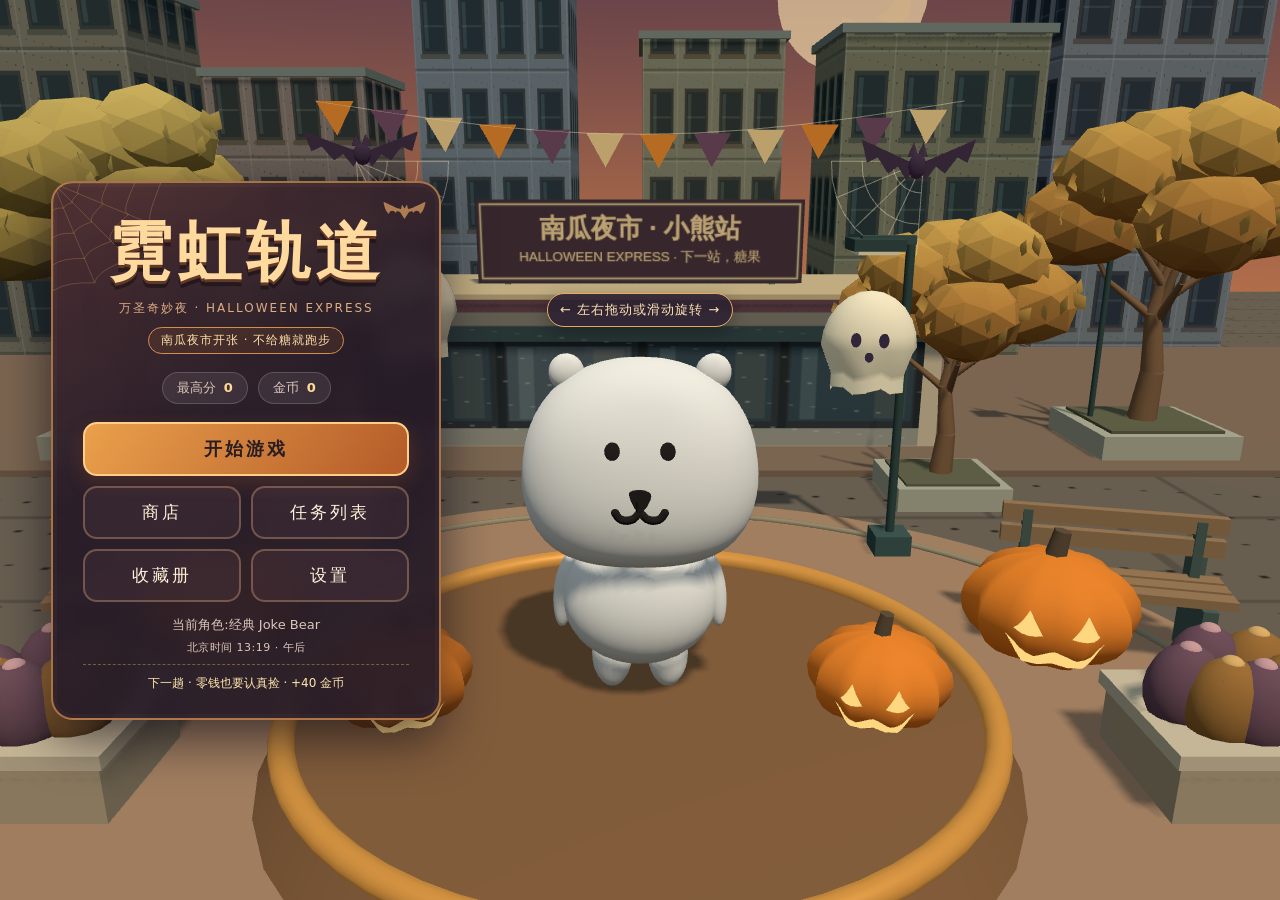
<file: index.html>
<!doctype html>
<html lang="zh-CN">
  <head>
    <meta charset="UTF-8" />
    <meta name="viewport" content="width=device-width, initial-scale=1.0, maximum-scale=1.0, user-scalable=no, viewport-fit=cover" />
    <meta name="theme-color" content="#251b29" />
    <link rel="icon" type="image/svg+xml" href="./favicon.svg" />
    <title>霓虹轨道 · 万圣奇妙夜 | Halloween Express</title>
    <script type="module" crossorigin src="./assets/main-CK5UtPgp.js"></script>
    <link rel="modulepreload" crossorigin href="./assets/JokeBear-DIrmu5KO.js">
    <link rel="stylesheet" crossorigin href="./assets/main-EUUH1N9s.css">
  </head>
  <body>
    <canvas id="game"></canvas>
    <div id="ui">
      <!-- HUD -->
      <div id="hud" class="screen hidden">
        <div class="hud-top">
          <div class="hud-left">
            <div class="hud-score" id="hud-score">0</div>
            <div class="hud-sub" id="hud-distance">0 m</div>
            <div class="hud-clock" id="hud-clock">06:00</div>
          </div>
          <div class="hud-right">
            <div class="hud-coins"><span class="coin-dot"></span><span id="hud-coins">0</span></div>
            <button id="btn-pause" class="icon-btn" aria-label="暂停">❚❚</button>
          </div>
        </div>
        <div id="hud-feedback" class="hud-feedback hidden" role="status" aria-live="polite"></div>
        <div id="hud-goal" class="hud-goal"></div>
        <div id="hud-trip" class="trip-hud" hidden>
          <div class="trip-hud-heading"><b id="trip-stage"></b><span id="trip-cargo"></span><span id="trip-clock"></span></div>
          <div class="trip-progress"><i id="trip-progress"></i></div>
          <p id="trip-next"></p>
        </div>
        <div id="hud-story" class="hud-story hidden" role="status" aria-live="polite"><b id="hud-story-title"></b><span id="hud-story-text"></span></div>
        <div class="hud-powerups" id="hud-powerups"></div>
        <div class="hud-hints" id="hud-hints">← → 变道 · ↑ 跳跃 · ↓ 翻滚 · Esc 暂停</div>
      </div>

      <!-- Main menu -->
      <div id="menu" class="screen">
        <div class="panel menu-panel">
          <div class="title-wrap">
            <h1 class="game-title">霓虹轨道</h1>
            <div class="game-subtitle">万圣奇妙夜 · HALLOWEEN EXPRESS</div>
            <div class="bear-tag">南瓜夜市开张 · 不给糖就跑步</div>
          </div>
          <div class="menu-stats">
            <div class="stat-chip">最高分 <b id="menu-best">0</b></div>
            <div class="stat-chip">金币 <b id="menu-coins">0</b></div>
          </div>
          <div class="menu-buttons">
            <button id="btn-start" class="btn btn-primary" aria-haspopup="dialog" aria-controls="mode-picker" aria-expanded="false">开始游戏</button>
            <button id="btn-shop" class="btn">商店</button>
            <button id="btn-missions" class="btn">任务列表</button>
            <button id="btn-collection" class="btn">收藏册</button>
            <button id="btn-settings" class="btn">设置</button>
          </div>
          <div class="menu-skin" id="menu-skin-name">当前造型:经典 Joke Bear</div>
          <div class="menu-clock" id="menu-clock"></div>
          <div class="menu-goal" id="menu-goal"></div>
        </div>
        <dialog id="mode-picker" class="panel mode-dialog" aria-labelledby="mode-picker-title">
          <div class="panel-head">
            <h2 id="mode-picker-title">选择游戏模式</h2>
            <button id="btn-mode-close" class="icon-btn" aria-label="关闭模式选择">✕</button>
          </div>
          <div class="mode-options">
            <button id="btn-mode-endless" class="mode-choice" autofocus>
              <span class="mode-icon" aria-hidden="true">
                <svg viewBox="0 0 56 56" fill="none" stroke="currentColor" stroke-width="2.5" stroke-linecap="round"><path d="M22 10 10 46M34 10l12 36M19 18h18M16 28h24M13 39h30"/><path d="m27 9-3 16h8l-5 13" stroke="#ffda93"/></svg>
              </span>
              <span class="mode-copy"><b>无尽冲刺</b><small>自由跑酷 · 挑战最高分</small></span>
              <span class="mode-arrow" aria-hidden="true">›</span>
            </button>
            <button id="btn-trip" class="mode-choice">
              <span class="mode-icon mode-icon-trip" aria-hidden="true">
                <svg viewBox="0 0 56 56" fill="none" stroke="currentColor" stroke-width="2.5" stroke-linecap="round" stroke-linejoin="round"><circle cx="13" cy="40" r="7"/><circle cx="43" cy="40" r="7"/><path d="M13 33h17l5-16h7M34 22l9 18M21 27h9M13 33v-5h8l5 12h10"/><path d="M8 19h13v10H8z" fill="currentColor" stroke="none"/></svg>
              </span>
              <span class="mode-copy"><b>三站旅行</b><small>90秒 · 骑车送单与寄存</small></span>
              <span class="mode-arrow" aria-hidden="true">›</span>
            </button>
          </div>
        </dialog>
      </div>

      <!-- Shop -->
      <div id="shop" class="screen hidden">
        <div class="panel shop-panel">
          <div class="panel-head">
            <h2>商店</h2>
            <div class="stat-chip">金币 <b id="shop-coins">0</b></div>
            <button class="icon-btn" id="btn-shop-close" aria-label="关闭">✕</button>
          </div>
          <div class="shop-tabs" role="tablist" aria-label="商店分类">
            <button class="shop-tab active" id="shop-tab-characters" role="tab" aria-selected="true" aria-controls="shop-characters">角色商店</button>
            <button class="shop-tab" id="shop-tab-outfits" role="tab" aria-selected="false" aria-controls="shop-outfits">造型商店</button>
            <button class="shop-tab" id="shop-tab-items" role="tab" aria-selected="false" aria-controls="shop-items">道具商店</button>
          </div>
          <section class="shop-section" id="shop-characters" role="tabpanel" aria-labelledby="shop-tab-characters">
            <div class="skin-grid" id="character-grid"></div>
          </section>
          <section class="shop-section" id="shop-outfits" role="tabpanel" aria-labelledby="shop-tab-outfits" hidden>
            <p class="shop-section-desc" id="outfit-character" aria-live="polite"></p>
            <div class="skin-grid" id="outfit-grid"></div>
          </section>
          <section class="shop-section" id="shop-items" role="tabpanel" aria-labelledby="shop-tab-items" hidden>
            <p class="shop-section-desc">升级道具持续时间，购买后永久生效。</p>
            <div class="upgrade-grid" id="upgrade-grid"></div>
          </section>
        </div>
      </div>

      <!-- Full 3D preview of any skin before purchase -->
      <div id="tryon" class="screen hidden">
        <div class="tryon-controls">
          <div class="tryon-navigation">
            <button id="btn-tryon-prev" class="icon-btn" aria-label="上一个">‹</button>
            <span id="tryon-name" aria-live="polite"></span>
            <button id="btn-tryon-next" class="icon-btn" aria-label="下一个">›</button>
          </div>
          <div class="tryon-purchase">
            <div class="tryon-actions">
              <button id="btn-tryon-back" class="btn">返回商店</button>
              <button id="btn-tryon-buy" class="btn btn-primary">立即购买</button>
            </div>
            <span id="tryon-notice" class="tryon-notice hidden" aria-live="polite"></span>
          </div>
        </div>
      </div>

      <!-- Missions -->
      <div id="missions" class="screen hidden">
        <div class="panel shop-panel">
          <div class="panel-head">
            <h2>任务列表</h2>
            <button class="icon-btn" id="btn-missions-close" aria-label="关闭">✕</button>
          </div>
          <p id="mission-short-goal" class="short-goal-ticket"></p>
          <div class="mission-list" id="mission-list"></div>
        </div>
      </div>

      <!-- Pause -->
      <div id="collection" class="screen hidden">
        <div class="panel shop-panel collection-panel">
          <div class="panel-head"><h2>站台纪念册</h2><button class="icon-btn" id="btn-collection-close" aria-label="关闭收藏册">✕</button></div>
          <p class="collection-intro">每一趟都有点故事。解锁动作，带回站台展示。</p>
          <div id="collection-grid" class="collection-grid"></div>
        </div>
      </div>

      <!-- Pause -->
      <div id="pause" class="screen hidden">
        <div class="panel">
          <h2>暂停中</h2>
          <p id="pause-goal" class="short-goal-ticket" hidden></p>
          <div class="menu-buttons">
            <button id="btn-resume" class="btn btn-primary">继续游戏</button>
            <button id="btn-restart" class="btn">重新开始</button>
            <button id="btn-pause-settings" class="btn">设置</button>
            <button id="btn-quit" class="btn">返回主菜单</button>
          </div>
        </div>
      </div>

      <!-- Game over -->
      <div id="gameover" class="screen hidden">
        <div class="panel">
          <h2 id="go-title">游戏结束</h2>
          <p id="go-caption" class="go-caption"></p>
          <div id="go-adventure" class="go-adventure"></div>
          <div id="go-trip" class="trip-postcards" hidden></div>
          <div class="go-record hidden" id="go-record">新纪录!</div>
          <figure id="go-photo" class="record-photo" hidden>
            <img id="go-photo-image" alt="" hidden />
            <figcaption id="go-photo-caption">纪念照生成中…</figcaption>
            <a id="go-photo-save" href="#" download hidden>保存纪念照 ↓</a>
          </figure>
          <div class="go-stats">
            <div class="go-row"><span>最终分数</span><b id="go-score">0</b></div>
            <div class="go-row"><span>本局距离</span><b id="go-distance">0 m</b></div>
            <div class="go-row"><span>本局金币</span><b id="go-coins">0</b></div>
            <div class="go-row"><span>历史最高</span><b id="go-best">0</b></div>
            <div class="go-row" id="go-distance-best-row"><span>最远里程</span><b id="go-distance-best">0 m</b></div>
          </div>
          <div class="menu-buttons">
            <button id="btn-again" class="btn btn-primary">再玩一次</button>
            <button id="btn-home" class="btn">返回主菜单</button>
          </div>
        </div>
      </div>

      <!-- Settings -->
      <div id="settings" class="screen hidden">
        <div class="panel">
          <div class="panel-head">
            <h2>设置</h2>
            <button class="icon-btn" id="btn-settings-close" aria-label="关闭">✕</button>
          </div>
          <div class="setting-row"><label for="set-music">背景音乐</label><input type="range" id="set-music" min="0" max="1" step="0.05" /></div>
          <div class="setting-row"><label for="set-sfx">游戏音效</label><input type="range" id="set-sfx" min="0" max="1" step="0.05" /></div>
          <div class="setting-row"><label for="set-quality">画质等级</label>
            <select id="set-quality">
              <option value="low">低</option>
              <option value="medium">中</option>
              <option value="high">高</option>
            </select>
          </div>
          <div class="setting-row"><label for="set-shadows">阴影</label><input type="checkbox" id="set-shadows" /></div>
          <div class="setting-row"><label for="set-shake">镜头震动</label><input type="checkbox" id="set-shake" /></div>
          <div class="setting-row"><label for="set-hints">操作提示</label><input type="checkbox" id="set-hints" /></div>
        </div>
      </div>

      <div id="toasts"></div>
      <div id="bear-rotate-hint" class="bear-rotate-hint hidden">← 左右拖动或滑动旋转 →</div>
      <div id="debug" class="hidden"></div>
    </div>
  </body>
</html>
</file>
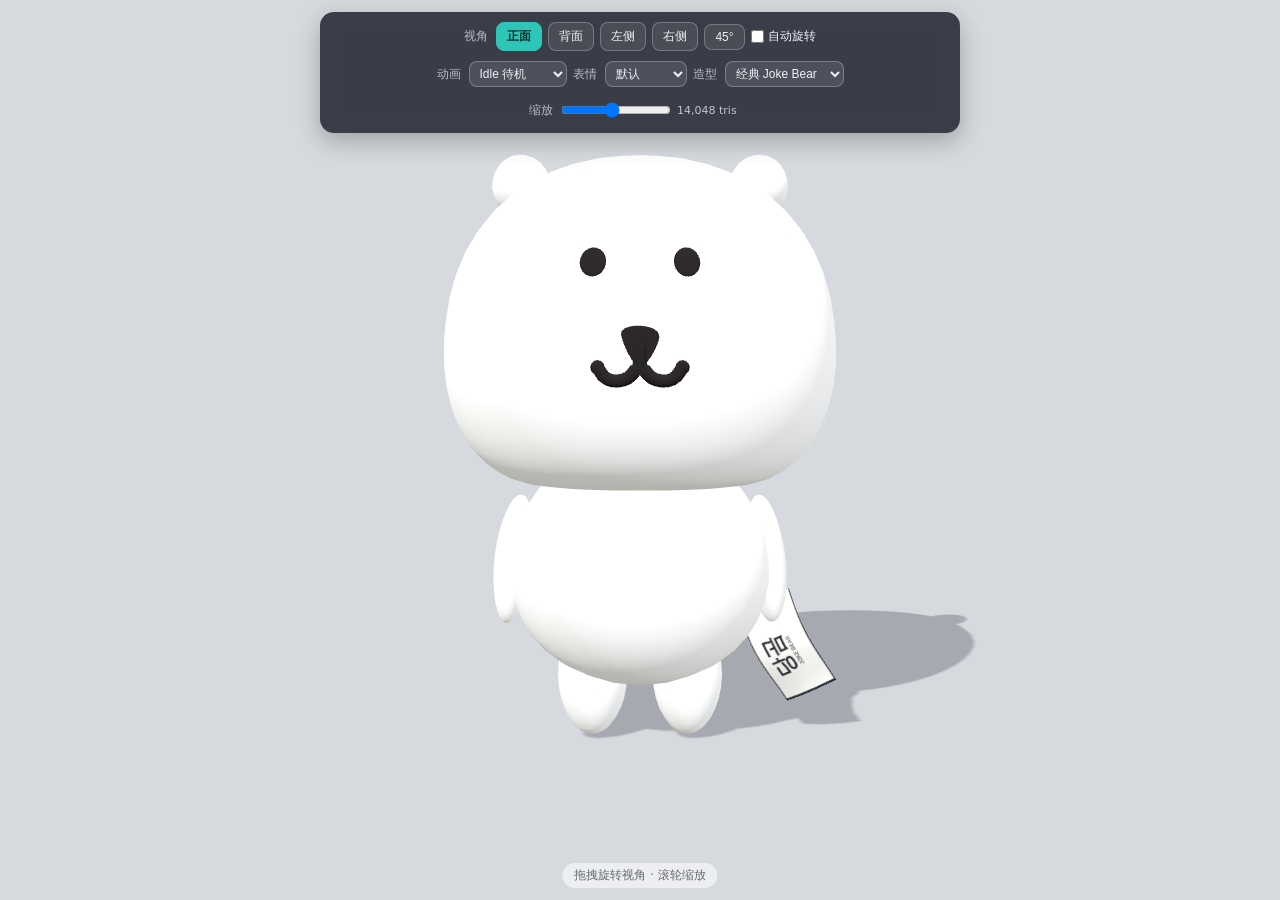
<file: character.html>
<!doctype html>
<html lang="zh-CN">
  <head>
    <meta charset="UTF-8" />
    <meta name="viewport" content="width=device-width, initial-scale=1.0" />
    <link rel="icon" type="image/svg+xml" href="./favicon.svg" />
    <title>Joke Bear 角色预览 | Character Preview</title>
    <script type="module" crossorigin src="./assets/character-Dfh7gn5U.js"></script>
    <link rel="modulepreload" crossorigin href="./assets/JokeBear-DIrmu5KO.js">
    <link rel="stylesheet" crossorigin href="./assets/character-h--f5acG.css">
  </head>
  <body class="preview-body">
    <canvas id="stage"></canvas>
    <div id="bar">
      <div class="bar-group">
        <span class="bar-label">视角</span>
        <button data-view="front" class="pbtn active">正面</button>
        <button data-view="back" class="pbtn">背面</button>
        <button data-view="left" class="pbtn">左侧</button>
        <button data-view="right" class="pbtn">右侧</button>
        <button data-view="oblique" class="pbtn">45°</button>
        <label class="pcheck"><input type="checkbox" id="auto-rotate" /> 自动旋转</label>
      </div>
      <div class="bar-group">
        <span class="bar-label">动画</span>
        <select id="anim">
          <option value="idle" selected>Idle 待机</option>
          <option value="run">Run 奔跑</option>
          <option value="jump">Jump 跳跃</option>
          <option value="slide">Slide 滑行</option>
          <option value="dodge">Dodge 闪避</option>
          <option value="hit">Hit 受击</option>
          <option value="victory">Victory 庆祝</option>
        </select>
        <span class="bar-label">表情</span>
        <select id="expr">
          <option value="default" selected>默认</option>
          <option value="smirk">得意坏笑</option>
          <option value="surprise">惊讶</option>
          <option value="laugh">开心大笑</option>
          <option value="angry">生气不服</option>
          <option value="hit">受击搞笑</option>
        </select>
        <span class="bar-label">造型</span>
        <select id="skin"></select>
      </div>
      <div class="bar-group">
        <span class="bar-label">缩放</span>
        <input type="range" id="zoom" min="1.6" max="6" step="0.05" value="3.6" />
        <span id="tris" class="bar-stat">— tris</span>
      </div>
    </div>
    <div id="hint">拖拽旋转视角 · 滚轮缩放</div>
  </body>
</html>
</file>
<file: assets/main-EUUH1N9s.css>
:root{--ink: #251b29;--panel: rgba(38, 27, 39, .94);--panel-edge: rgba(232, 158, 88, .65);--accent: #ef9a46;--accent-2: #baa8cc;--gold: #ffda93;--text: #fff2db;--safe-top: env(safe-area-inset-top, 0px);--safe-bottom: env(safe-area-inset-bottom, 0px)}*{margin:0;padding:0;box-sizing:border-box;-webkit-tap-highlight-color:transparent}html,body{width:100%;height:100%;overflow:hidden;background:#10162b;font-family:PingFang SC,Hiragino Sans GB,Microsoft YaHei,system-ui,sans-serif;color:var(--text);user-select:none;touch-action:none}#game{position:fixed;inset:0;width:100%;height:100%;display:block}#ui{position:fixed;inset:0;pointer-events:none}.screen{position:absolute;inset:0;display:flex;align-items:center;justify-content:center;pointer-events:none;padding:calc(16px + var(--safe-top)) 16px calc(16px + var(--safe-bottom))}.screen.hidden{display:none}.screen>.panel{pointer-events:auto}.panel{background:var(--panel);border:2px solid var(--panel-edge);border-radius:22px;padding:26px 30px;backdrop-filter:blur(10px);box-shadow:0 18px 50px #00000073;animation:pop .25s ease;max-height:calc(100% - 32px);overflow-y:auto}@keyframes pop{0%{transform:scale(.92);opacity:0}to{transform:scale(1);opacity:1}}h1.game-title{font-size:clamp(38px,7vw,64px);letter-spacing:6px;background:linear-gradient(120deg,#7fd8ff,#2ec4b6 40%,#ffd166 75%,#ff5d8f);-webkit-background-clip:text;background-clip:text;color:transparent;filter:drop-shadow(0 4px 0 rgba(0,0,0,.35))}.game-subtitle{letter-spacing:4px;color:#9fb4ff;margin-top:4px;font-size:14px}.bear-tag{display:inline-block;margin-top:10px;padding:4px 12px;border-radius:999px;background:#ffd16629;border:1px solid rgba(255,209,102,.5);color:var(--gold);font-size:12px;letter-spacing:2px}#menu{justify-content:flex-start;padding-left:max(4vw,26px)}.menu-panel{width:min(390px,92vw);text-align:center}.menu-stats{display:flex;gap:10px;justify-content:center;margin:18px 0;flex-wrap:wrap}.stat-chip{background:#ffffff14;border:1px solid rgba(255,255,255,.16);padding:6px 14px;border-radius:999px;font-size:13px;color:#cdd8ff}.stat-chip b{color:var(--gold);margin-left:4px}.menu-buttons{display:flex;flex-direction:column;gap:10px;margin-top:8px}.bear-rotate-hint{position:fixed;z-index:2;transform:translate(-50%,-100%);padding:7px 12px;border:1px solid rgba(46,196,182,.75);border-radius:999px;background:#18203ee0;box-shadow:0 6px 18px #00000047;color:#f4f7ff;font-size:13px;letter-spacing:1px;white-space:nowrap;pointer-events:none}.bear-rotate-hint.hidden{display:none}.menu-clock{margin-top:6px;color:#acbcd2;font-size:11px;letter-spacing:.5px}.btn{font:inherit;font-size:17px;letter-spacing:3px;padding:13px 22px;border-radius:14px;border:2px solid rgba(255,255,255,.22);background:#ffffff1a;color:var(--text);cursor:pointer;transition:transform .12s ease,background .12s ease,box-shadow .12s ease}.btn:hover{background:#ffffff2e;transform:translateY(-2px)}.btn:active{transform:translateY(1px) scale(.98)}.btn-primary{background:linear-gradient(120deg,var(--accent),#20a394);border-color:#fff6;box-shadow:0 8px 22px #2ec4b659;font-weight:700}.btn-primary:hover{box-shadow:0 10px 26px #2ec4b680}.btn[disabled]{opacity:.45;cursor:not-allowed;transform:none}.menu-skin{margin-top:14px;font-size:13px;color:#9fb4ff}.menu-panel .menu-buttons{display:grid;grid-template-columns:1fr 1fr}.menu-panel #btn-start{grid-column:1 / -1}.menu-goal{margin-top:9px;padding-top:9px;border-top:1px dashed rgba(255,209,102,.35);color:#ffe6ad;font-size:12px;line-height:1.5}.hud-goal,.hud-story,.hud-feedback,.hud-pursuit{position:absolute;top:calc(108px + var(--safe-top));left:14px;right:auto;bottom:auto;width:fit-content;max-width:calc(100% - 28px);height:30px;padding:5px 10px;border:1px solid #d4a26966;border-radius:8px;background:#2b2130db;color:#ffe7b2;font-size:12px;line-height:18px;text-align:left;white-space:nowrap;overflow:hidden;text-overflow:ellipsis;pointer-events:none}.hud-goal.done{border-color:var(--accent);color:#a7eee0}.hud-story b{display:inline;font-size:inherit;font-weight:500}.hud-story span,.hud-feedback.hidden,.hud-story.hidden,.hud-goal.hidden,.hud-goal[hidden],#hud.pursuit-warning .hud-goal,#hud.pursuit-warning .hud-story,#hud.pursuit-warning .hud-feedback{display:none}#pause-goal{margin:14px 0}.go-adventure{margin-top:8px;padding:8px 10px;border-left:3px solid var(--gold);color:#ffe3a6;font-size:12px;line-height:1.6;background:#ffd1660f}.collection-intro{color:#a9c5cc;font-size:13px;line-height:1.7;margin:-4px 0 18px}.collection-grid{display:grid;grid-template-columns:repeat(2,minmax(0,1fr));gap:12px}.souvenir{position:relative;display:flex;flex-direction:column;gap:7px;padding:16px;border:1px dashed #506276;border-radius:4px 16px 16px 4px;background:#1a283d;text-align:left}.souvenir.owned{background:#1d393f;border:1px solid #4a8e88}.souvenir.selected{border-color:var(--gold);box-shadow:inset 3px 0 var(--gold)}.souvenir-number{font:700 28px/1 ui-monospace,monospace;color:#6d8d96;letter-spacing:-2px}.souvenir.owned .souvenir-number{color:#e5bf75}.souvenir h3{font-size:16px;letter-spacing:1px}.souvenir-title{font-size:12px;color:#b9e5d8}.souvenir-desc{font-size:12px;line-height:1.6;color:#aebad0;flex:1}.souvenir .btn{font-size:12px;padding:8px 4px;letter-spacing:0;margin-top:4px}.short-goal-ticket{border-left:3px solid var(--gold);padding:10px 12px;background:#ffd16614;color:#ffe1a1;font-size:13px;line-height:1.7;margin-bottom:16px}.icon-btn{font:inherit;width:42px;height:42px;border-radius:12px;border:2px solid rgba(255,255,255,.25);background:#141a3099;color:var(--text);cursor:pointer}.icon-btn:active{transform:scale(.94)}#hud{display:block;padding:calc(12px + var(--safe-top)) 14px calc(12px + var(--safe-bottom))}#hud.hidden{display:none}#btn-pause{pointer-events:auto;touch-action:manipulation}.hud-top{display:flex;justify-content:space-between;align-items:flex-start}.hud-score{font-size:clamp(28px,5vw,42px);font-weight:800;letter-spacing:2px;text-shadow:0 3px 0 rgba(0,0,0,.35)}.hud-sub{font-size:14px;color:#cdd8ff;text-shadow:0 2px 0 rgba(0,0,0,.35)}.hud-clock{margin-top:3px;font-size:13px;font-weight:700;color:#ffe4a6;letter-spacing:.08em;text-shadow:0 2px 3px rgba(0,0,0,.6)}.hud-right{display:flex;align-items:center;gap:10px}.hud-coins{display:flex;align-items:center;gap:7px;background:#141a308c;border:1px solid rgba(255,209,102,.5);padding:7px 14px;border-radius:999px;font-weight:700;color:var(--gold)}.coin-dot{width:16px;height:16px;border-radius:50%;background:radial-gradient(circle at 35% 30%,#fff3b0,#ffb300 70%);box-shadow:0 0 8px #ffb300cc}.hud-powerups{position:absolute;left:14px;bottom:calc(14px + var(--safe-bottom));display:flex;flex-direction:column;gap:8px}.pu-chip{display:flex;align-items:center;gap:8px;background:#141a30a6;border:1px solid var(--pu-color, #fff);border-radius:12px;padding:6px 10px;font-size:13px;min-width:150px}.pu-bar{height:5px;border-radius:3px;background:var(--pu-color, #fff);flex:1;transform-origin:left}.pu-track{flex:1;background:#ffffff26;border-radius:3px;height:5px;overflow:hidden;display:flex}.hud-hints{position:absolute;left:50%;transform:translate(-50%);bottom:calc(14px + var(--safe-bottom));background:#141a308c;padding:7px 16px;border-radius:999px;font-size:13px;color:#cdd8ff;letter-spacing:1px;transition:opacity .5s ease}.hud-hints.fade{opacity:0}.shop-panel{width:min(680px,94vw);max-height:calc(100dvh - 40px - var(--safe-top) - var(--safe-bottom));overflow-y:auto}.shop-tabs{display:grid;grid-template-columns:repeat(3,minmax(0,1fr));gap:8px;margin-bottom:16px}.shop-tab{min-width:0;padding:10px 6px;border:1px solid rgba(255,255,255,.2);border-radius:12px;background:#ffffff12;color:#c3cdeb;font:inherit;font-size:14px;font-weight:700;cursor:pointer}.shop-tab.active{border-color:var(--accent);background:#2ec4b633;color:#f4fffd;box-shadow:inset 0 -2px 0 var(--accent)}.shop-tab:focus-visible{outline:2px solid var(--gold);outline-offset:2px}.shop-section[hidden]{display:none}.shop-section-desc{margin-bottom:12px;color:#aebadf;font-size:13px}.upgrade-grid{display:grid;gap:8px}.upgrade-card{display:flex;justify-content:space-between;align-items:center;gap:12px;background:#ffffff12;border-radius:12px;padding:8px 12px}.upgrade-card .btn{font-size:12px;padding:7px 9px;letter-spacing:0}.panel-head{display:flex;align-items:center;gap:14px;margin-bottom:16px}.panel-head h2{flex:1;letter-spacing:3px}.skin-grid{display:grid;grid-template-columns:repeat(3,minmax(0,1fr));gap:12px}.skin-card{border:2px solid rgba(255,255,255,.14);border-radius:16px;padding:10px;background:#ffffff0f;display:flex;flex-direction:column;gap:8px;text-align:center}.skin-card.selected{border-color:var(--accent);box-shadow:0 0 0 3px #2ec4b640}.skin-portrait{position:relative;display:grid;place-items:center;width:100%;aspect-ratio:8 / 9;border:0;border-radius:11px;overflow:hidden;background:radial-gradient(ellipse at 50% 45%,#60717e,#384659 62%,#2b354b);color:var(--text);cursor:pointer}.skin-portrait img{display:block;width:100%;height:100%;object-fit:contain;opacity:0;transition:opacity .18s ease,transform .18s ease;filter:drop-shadow(0 7px 5px rgba(0,0,0,.25))}.skin-portrait.ready img{opacity:1}.skin-portrait:hover img{transform:translateY(-2px) scale(1.025)}.skin-portrait:focus-visible{outline:2px solid var(--gold);outline-offset:2px}.skin-name{font-weight:700;letter-spacing:1px;margin:2px 0}.skin-card .btn{padding:8px 12px;font-size:14px;letter-spacing:1px}.skin-card .skin-preview{background:#2ec4b629;border-color:#2ec4b699}#tryon{align-items:flex-end;justify-content:center}.tryon-controls{pointer-events:auto;display:flex;flex-wrap:wrap;align-items:center;gap:16px;max-width:min(94vw,640px);margin-bottom:calc(20px + var(--safe-bottom));border-radius:16px;padding:10px 12px;background:var(--panel);border:1px solid var(--panel-edge);backdrop-filter:blur(10px)}.tryon-navigation,.tryon-actions{display:flex;align-items:center;gap:8px}.tryon-navigation{min-width:0}#tryon-name{min-width:108px;text-align:center;font-weight:700;letter-spacing:1px}.tryon-navigation .icon-btn{flex:none;font-size:28px;line-height:1}.tryon-actions .btn{padding:9px 12px;font-size:14px;letter-spacing:1px;white-space:nowrap}.tryon-notice{display:block;margin-top:4px;text-align:right;color:var(--gold);font-size:12px}.tryon-notice.hidden{display:none}#btn-tryon-buy[disabled]{opacity:.8}@media (max-width: 640px),(orientation: portrait){#tryon{align-items:flex-start;padding-top:calc(16px + var(--safe-top))}.tryon-controls{flex-direction:column;gap:8px;width:min(360px,94vw);margin-bottom:0}.tryon-navigation,.tryon-purchase,.tryon-actions{width:100%;justify-content:center}#tryon-name{flex:1;min-width:0}.tryon-actions .btn{flex:1;min-width:0;padding:10px 6px}}@media (max-width: 360px){.tryon-actions .btn{font-size:11px;letter-spacing:0}}.mission-list{display:flex;flex-direction:column;gap:10px}.mission-row{border:1px solid rgba(255,255,255,.14);border-radius:14px;padding:12px 14px;background:#ffffff0d}.mission-row.done{border-color:#2ec4b699;background:#2ec4b61f}.mission-top{display:flex;justify-content:space-between;gap:10px;font-size:15px}.mission-top b{color:var(--gold)}.mission-desc{font-size:12px;color:#aebadf;margin:4px 0 8px}.mission-bar{height:7px;border-radius:4px;background:#ffffff1f;overflow:hidden}.mission-bar i{display:block;height:100%;background:linear-gradient(90deg,var(--accent),var(--gold))}.setting-row{display:flex;align-items:center;justify-content:space-between;gap:20px;padding:10px 2px;border-bottom:1px dashed rgba(255,255,255,.12)}.setting-row label{letter-spacing:2px;font-size:15px}.setting-row input[type=range]{width:180px;accent-color:var(--accent)}.setting-row input[type=checkbox]{width:22px;height:22px;accent-color:var(--accent)}.setting-row select{font:inherit;padding:6px 10px;border-radius:8px;background:#223;color:var(--text);border:1px solid rgba(255,255,255,.2)}#gameover{align-items:flex-start;justify-content:flex-end;padding:calc(24px + var(--safe-top)) max(24px,4vw) calc(16px + var(--safe-bottom))}#gameover>.panel{width:min(340px,100%);max-height:calc(100dvh - 40px - var(--safe-top) - var(--safe-bottom));overflow-y:auto;overscroll-behavior:contain}.record-photo{margin:10px 0;padding:7px;background:#e8cda8;border:1px solid #bc8557;border-radius:4px 12px;color:#594035}.record-photo img{display:block;width:100%;border-radius:3px}.record-photo figcaption{margin-top:5px;font-size:11px;text-align:center}.record-photo a{display:block;padding:6px;text-align:center;font-size:12px;font-weight:700;color:#6f3826;text-underline-offset:3px}.record-photo[hidden],.record-photo [hidden]{display:none}#gameover .menu-buttons{position:sticky;bottom:-1px;padding:7px 0 2px;background:#302333f5;z-index:1;border-radius:10px}@media (max-height: 600px){.record-photo img{max-height:120px;object-fit:contain}}.go-stats{margin:16px 0;display:flex;flex-direction:column;gap:8px}.go-caption{margin:8px 0 0;color:#b7f3e8;font-size:14px;line-height:1.6}.hud-feedback.combo{border-color:var(--gold);color:var(--gold)}.go-row{display:flex;justify-content:space-between;font-size:16px;color:#cdd8ff}.go-row[hidden]{display:none}.go-row b{color:var(--text);font-size:18px}.go-record{display:inline-block;margin-top:8px;color:#1b2340;background:linear-gradient(120deg,var(--gold),#ffb300);padding:4px 14px;border-radius:999px;font-weight:800;letter-spacing:2px;animation:pop .4s ease}.go-record.hidden{display:none}#toasts{position:absolute;top:calc(70px + var(--safe-top));left:50%;transform:translate(-50%);display:flex;flex-direction:column;gap:8px;align-items:center;pointer-events:none}.toast{background:#141a30d9;border:1px solid var(--accent);color:var(--text);border-radius:999px;padding:8px 18px;font-size:14px;letter-spacing:1px;animation:toast-in .3s ease}.toast.gold{border-color:var(--gold);color:var(--gold)}@keyframes toast-in{0%{transform:translateY(-12px);opacity:0}to{transform:translateY(0);opacity:1}}#debug{position:absolute;left:10px;top:calc(10px + var(--safe-top));background:#0000008c;color:#9ff09f;font:12px/1.5 ui-monospace,monospace;padding:8px 10px;border-radius:8px;white-space:pre;pointer-events:none}#debug.hidden{display:none}@media (max-width: 640px),(orientation: portrait),(max-height: 500px){#gameover{justify-content:center;padding:calc(12px + var(--safe-top)) 12px calc(12px + var(--safe-bottom))}#gameover>.panel{padding:14px 16px}#gameover .go-stats{display:grid;grid-template-columns:repeat(2,minmax(0,1fr));gap:6px 12px;margin:10px 0}#gameover .go-row{flex-direction:column;gap:2px;font-size:12px}#gameover .go-row b{font-size:16px}#gameover .menu-buttons{flex-direction:row;gap:8px}#gameover .btn{flex:1;padding:9px 6px;font-size:13px;letter-spacing:1px}}@media (max-width: 640px),(orientation: portrait){#menu{justify-content:center;align-items:flex-start;padding:calc(12px + var(--safe-top)) 12px 0}#menu .menu-panel{width:min(360px,94vw);padding:12px 16px}#menu .game-title{font-size:34px;letter-spacing:2px}#menu .game-subtitle{font-size:10px;letter-spacing:2px}#menu .bear-tag{margin-top:4px}#menu .menu-stats{margin:7px 0}#menu .menu-buttons{gap:4px;margin-top:4px}#menu .btn{padding:6px 12px;font-size:14px}#menu .menu-skin{margin-top:6px}.menu-panel{width:min(360px,92vw);padding:20px}.hud-score{font-size:30px}.pu-chip{min-width:128px;font-size:12px}.hud-hints{font-size:12px;bottom:calc(70px + var(--safe-bottom))}.skin-grid{grid-template-columns:repeat(2,minmax(0,1fr));gap:10px}.panel{padding:18px}.collection-grid{gap:8px}.souvenir{padding:12px}.souvenir h3{font-size:14px;letter-spacing:0}#menu .menu-goal{margin-top:5px;padding-top:5px;font-size:11px}#toasts{top:calc(144px + var(--safe-top));width:calc(100% - 28px)}.toast{max-width:100%;font-size:12px;letter-spacing:0;text-align:center}}#menu #btn-start{grid-column:1 / -1;min-height:48px;font-size:18px}dialog.mode-dialog{position:fixed;inset:0;margin:auto;width:min(460px,calc(100vw - 32px));height:fit-content;max-height:calc(100dvh - 48px - var(--safe-top) - var(--safe-bottom));padding:24px;color:var(--text);pointer-events:auto;background:#302333f5;overscroll-behavior:contain}.mode-dialog:not([open]){display:none}.mode-dialog::backdrop{background:#130d1db3;backdrop-filter:blur(5px)}.mode-dialog .panel-head{justify-content:space-between;gap:12px;margin-bottom:20px}.mode-dialog h2{font-size:clamp(20px,5vw,25px);letter-spacing:2px;color:#ffe2b2}.mode-dialog .icon-btn{flex:0 0 42px;width:42px;height:42px}.mode-options{display:grid;gap:12px}.mode-choice{display:grid;grid-template-columns:56px minmax(0,1fr) 18px;align-items:center;gap:13px;width:100%;padding:17px 14px;border:1px solid #b3856377;border-radius:15px;color:var(--text);background:#69435738;text-align:left;font:inherit;cursor:pointer;transition:background .15s ease,border-color .15s ease}.mode-choice:hover{background:#ab713a33;border-color:#eeb16e}.mode-choice:active{background:#ab713a55}.mode-choice:focus-visible{outline:2px solid #ffe0a4;outline-offset:3px;border-color:#ffe0a4}.mode-icon{display:block;width:56px;height:56px;padding:4px;border-radius:12px;background:#db95551a;color:#eeb16e}.mode-icon svg{display:block;width:100%;height:100%}.mode-icon-trip{color:#ffda75;background:#e5bf4817}.mode-copy b{display:block;font-size:19px;letter-spacing:1px}.mode-copy small{display:block;margin-top:7px;font-size:12px;line-height:1.5;color:#d9c5bd}.mode-arrow{font-size:29px;line-height:1;color:#eeb16e}@media (max-width: 420px){dialog.mode-dialog{padding:19px 16px}.mode-choice{grid-template-columns:48px minmax(0,1fr) 12px;padding:15px 12px;gap:10px}.mode-icon{width:48px;height:48px}.mode-copy b{font-size:18px}.mode-copy small{font-size:11px}}.trip-hud{position:absolute;top:calc(92px + var(--safe-top));left:14px;width:min(330px,calc(100% - 28px));padding:6px 10px;border-left:3px solid #efbe70;border-radius:3px 12px 12px 3px;background:#1d2a2beb;color:#fff0ce}.trip-hud-heading{display:flex;justify-content:space-between;gap:10px;font-size:13px}#trip-clock{font:700 15px/1.3 ui-monospace,monospace;color:#f0d3a1}.trip-progress{height:2px;margin:4px 0;background:#576260;overflow:hidden}.trip-progress i{display:block;width:100%;height:100%;background:#efc47d;transform-origin:left}.trip-hud p{font-size:11px;line-height:1.5;white-space:nowrap;overflow:hidden;text-overflow:ellipsis}#trip-cargo{margin-left:auto;min-width:0;overflow:hidden;text-overflow:ellipsis;white-space:nowrap;font-size:10px;color:#eed1a7}#trip-clock{flex-shrink:0}#trip-stage{white-space:nowrap}#trip-next{color:#a6e0ce}.trip-postcards{display:grid;grid-template-columns:repeat(3,minmax(0,1fr));gap:6px;margin-top:12px}.trip-hud[hidden],.trip-postcards[hidden]{display:none}.trip-postcard{display:flex;flex-direction:column;align-items:flex-start;gap:7px;min-width:0;padding:10px 7px;background:#ddd5be;border:1px dashed #847e71;color:#5d615b;border-radius:3px 10px 3px 3px;text-align:left}.trip-postcard.stamped{background:#f2dfba;color:#5d4530;border-color:#c07c47}.trip-postcard-number{font:700 25px/1 ui-monospace,monospace;opacity:.6}.trip-postcard b{font-size:11px;line-height:1.5}.trip-stamp{font-size:11px;border:1px solid currentColor;padding:2px 3px;transform:rotate(-6deg)}.stamped .trip-stamp{color:#ac543c}.trip-postcard small{font-size:10px}.trip-album{margin-top:24px;border-top:1px dashed #c5a571;padding-top:16px}.trip-album h3{color:#efd3a3;font-size:16px}.trip-album p{color:#b7c8c9;font-size:12px;line-height:1.7;margin-top:6px}@media (max-width: 640px),(orientation: portrait){.trip-hud{width:min(310px,calc(100% - 28px));padding:6px 10px}.trip-hud-heading{font-size:12px}}#hud.trip-mode .hud-clock{display:none}#hud.trip-mode .hud-story,#hud.trip-mode .hud-feedback{top:calc(166px + var(--safe-top))}.hud-pursuit{height:34px;border-color:#ff9d7c;color:#ffe0c9;padding-bottom:9px}.hud-pursuit[hidden]{display:none}.hud-pursuit b,.hud-pursuit span{display:inline;font-size:12px}.hud-pursuit span{margin-left:8px}.pursuit-track{position:absolute;left:10px;right:10px;bottom:3px;height:2px;background:#ffffff25;overflow:hidden}.pursuit-track i{display:block;width:100%;height:100%;background:#ffb170;transform-origin:left}.hud-powerups{display:grid;grid-template-columns:repeat(2,minmax(0,1fr));gap:4px;max-width:calc(100% - 28px)}.pu-chip{min-width:0;padding:4px 7px;font-size:11px;gap:5px}.pu-track{min-width:28px}@media (max-height: 500px){.hud-goal,.hud-story,.hud-feedback,.hud-pursuit{top:calc(92px + var(--safe-top))}#hud.trip-mode .hud-story,#hud.trip-mode .hud-feedback{top:calc(160px + var(--safe-top))}}html,body{background:#211925}.panel{position:relative;background:url("data:image/svg+xml,%3csvg%20xmlns='http://www.w3.org/2000/svg'%20width='160'%20height='160'%20viewBox='0%200%20160%20160'%20fill='none'%20stroke='%23eaa765'%20stroke-opacity='.34'%20stroke-width='1'%3e%3cpath%20d='M0%200H150M0%200L139%2058M0%200L106%20106M0%200L58%20139M0%200V150'/%3e%3cpath%20d='M38%200Q32%2014%2035%2015Q24%2025%2027%2027Q15%2031%2015%2035Q4%2034%200%2038M76%200Q63%2028%2070%2029Q49%2048%2054%2054Q31%2062%2029%2070Q9%2069%200%2076M114%200Q94%2042%20105%2044Q72%2072%2081%2081Q47%2093%2044%20105Q13%20104%200%20114M150%200Q126%2057%20139%2058Q95%2095%20106%20106Q61%20122%2058%20139Q19%20137%200%20150'/%3e%3c/svg%3e") left top / 115px 115px no-repeat,linear-gradient(150deg,rgba(79,48,52,.96),var(--panel) 44%);box-shadow:0 18px 50px #100e18aa,inset 0 0 0 4px #edb77808}h1.game-title{background:none;color:#ffda9f;-webkit-text-fill-color:#ffda9f;letter-spacing:5px;text-shadow:0 3px #623829}.game-subtitle{color:#ddad83;letter-spacing:2px;font-size:12px}.bear-tag{color:#ffe0aa;background:#b5682b24;border-color:#d58c51;letter-spacing:1px}.menu-panel:after{content:"";position:absolute;top:17px;right:13px;width:43px;height:22px;background:url("data:image/svg+xml,%3csvg%20xmlns='http://www.w3.org/2000/svg'%20width='86'%20height='34'%20viewBox='0%200%2086%2034'%3e%3cpath%20fill='%23d79a61'%20d='m43%2013-5-8-2%209C23%2012%2010%202%201%200c2%2012%205%2019%2011%2024%201-8%2010-8%2013-2%202-5%208-4%2011%201l7%2011%207-11c3-5%209-6%2011-1%203-6%2012-6%2013%202C80%2019%2083%2012%2085%200%2076%202%2063%2012%2050%2014l-2-9z'/%3e%3c/svg%3e") center / contain no-repeat;pointer-events:none;opacity:.75}.menu-skin,.menu-clock,.stat-chip,.shop-section-desc,.hud-sub,.hud-hints{color:#dbc6bb}.btn{background:#70505c2b;border-color:#b98b6d77}.btn:hover{background:#be7a3f33}.btn-primary{background:linear-gradient(125deg,#eaa04b,#b45b29);border-color:#ffce89;color:#281d22;box-shadow:0 7px 20px #b85c253b}.btn-primary:hover{background:linear-gradient(125deg,#f6b463,#cf7133);box-shadow:0 9px 24px #d17a364d}.btn:focus-visible,.icon-btn:focus-visible{outline:2px solid #ffe0a4;outline-offset:3px}.icon-btn,.hud-coins,.hud-hints,.pu-chip{background:#281d2bd9}.bear-rotate-hint{background:#2e2332e6;color:#ffe3b4;border-color:#e9a764}.shop-tab{color:#dbc6cf;background:#6c4c602b}.shop-tab.active{color:#ffe8bc;background:#ba713c30}.skin-card{background:#5b425733;border-color:#8e6a624d}.skin-card.selected{border-color:#efaa60;box-shadow:0 0 0 3px #ce853e33}.skin-portrait{background:radial-gradient(ellipse at 50% 45%,#8c7569,#574150 65%,#342a3c)}.skin-card .skin-preview{background:#be793e24;border-color:#dc9b61a6}.upgrade-card,.mission{background:#74523f1f}.hud-goal,.hud-story,.trip-hud,.hud-pursuit{background:#2b2130eb}.hud-story span,.collection-intro,.souvenir-desc{color:#dbcac0}.hud-goal.done,#trip-next{color:#c1e0c3}.souvenir{background:#342a3b;border-color:#8e6c74}.souvenir.owned{background:#4b3939;border-color:#bc8e5e}.souvenir-title{color:#eed1a7}.souvenir-number{color:#a78a94}.trip-postcard{background:#d9c7b0}.trip-postcard.stamped{background:#f0d5aa}.tryon-controls{background:#302334e6;border-color:#c68b59a6}input[type=range],input[type=checkbox]{accent-color:#ed9c4c}@media (prefers-reduced-motion: reduce){.panel{animation:none}.btn,.skin-portrait img{transition:none}}
</file>
<file: assets/character-h--f5acG.css>
*{margin:0;padding:0;box-sizing:border-box}.preview-body{overflow:hidden;font-family:PingFang SC,Microsoft YaHei,system-ui,sans-serif;background:#d6d9dd}#stage{position:fixed;inset:0;width:100%;height:100%;display:block;touch-action:none}#bar{position:fixed;top:12px;left:50%;transform:translate(-50%);display:flex;flex-wrap:wrap;gap:10px 18px;justify-content:center;align-items:center;max-width:calc(100vw - 24px);padding:10px 16px;border-radius:14px;background:#181c28d1;backdrop-filter:blur(8px);color:#eef1f7;box-shadow:0 8px 24px #00000040}.bar-group{display:flex;gap:6px;align-items:center}.bar-label{font-size:12px;opacity:.7;margin-right:2px}.pbtn{border:1px solid rgba(255,255,255,.25);background:#ffffff14;color:#eef1f7;border-radius:8px;padding:5px 10px;font-size:12px;cursor:pointer}.pbtn:hover{background:#ffffff2e}.pbtn.active{background:#2ec4b6;border-color:#2ec4b6;color:#06282a;font-weight:700}.pcheck{display:flex;gap:4px;align-items:center;font-size:12px;cursor:pointer}#bar select,#bar input[type=range]{background:#ffffff1a;color:#eef1f7;border:1px solid rgba(255,255,255,.25);border-radius:8px;padding:4px 6px;font-size:12px}#bar select option{color:#141824}#zoom{width:110px}.bar-stat{font-size:11px;opacity:.75;min-width:74px;font-variant-numeric:tabular-nums}#hint{position:fixed;bottom:12px;left:50%;transform:translate(-50%);font-size:12px;color:#1e222ea6;background:#ffffff8c;padding:4px 12px;border-radius:999px}
</file>
